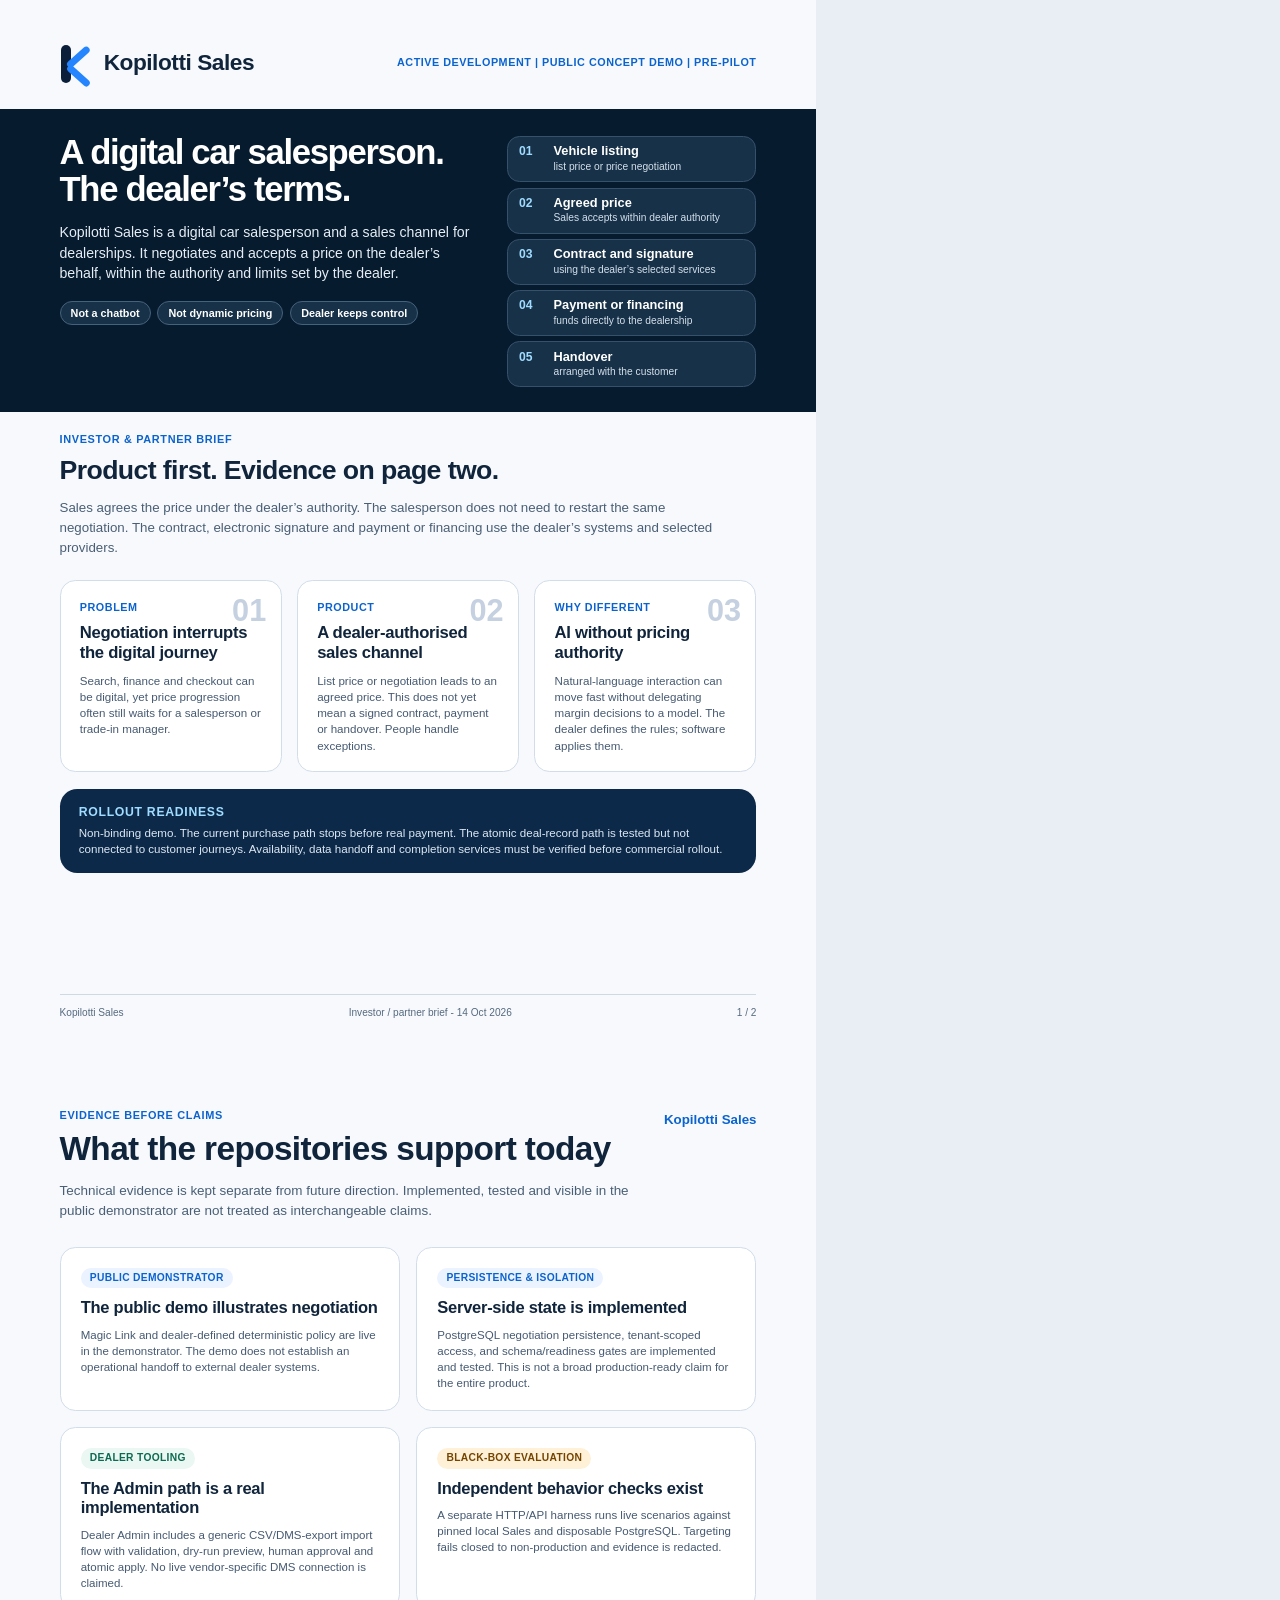
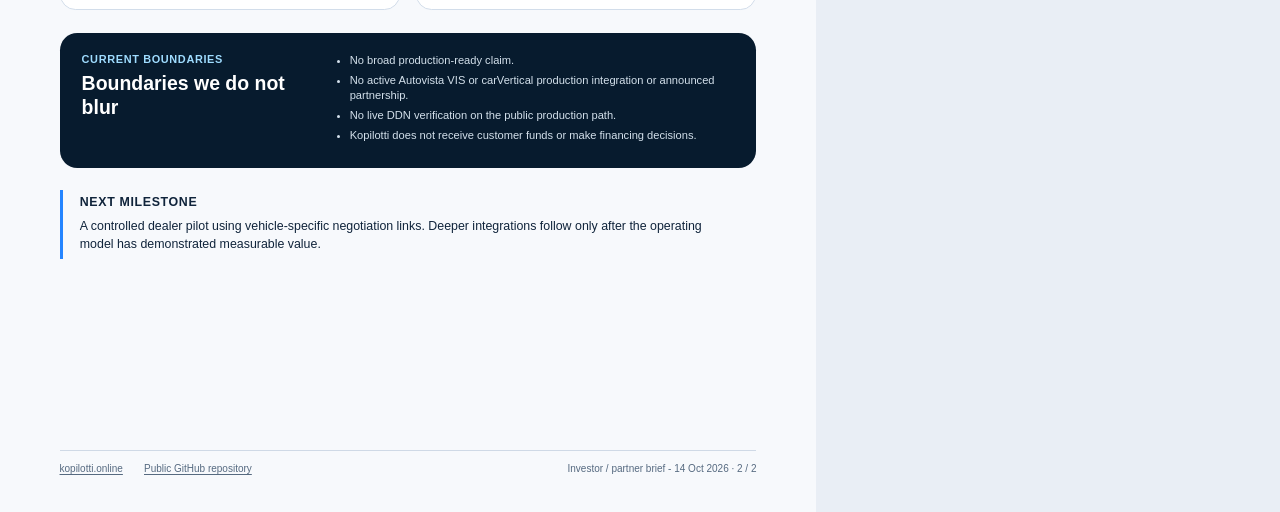
<file: docs/source/kopilotti-sales-investor-brief-en.html>
<!doctype html><html lang="en-US"><head><meta charset="utf-8"><title>Kopilotti Sales - Investor & Partner Brief</title><style>
@page { size: Letter; margin: 0; }
* { box-sizing: border-box; }
html, body { margin:0; padding:0; }
body { font-family: "Noto Sans", Arial, sans-serif; color:#10243B; background:#E9EEF5; -webkit-print-color-adjust:exact; print-color-adjust:exact; }
.sheet { width:8.5in; height:11in; background:#F7F9FC; overflow:hidden; position:relative; break-after:page; page-break-after:always; }
.sheet:last-child { break-after:auto; page-break-after:auto; }
.shell { padding:0.46in 0.62in 0.40in; height:100%; display:flex; flex-direction:column; }
.topline { display:flex; justify-content:space-between; align-items:center; gap:0.2in; min-height:0.38in; }
.brand { display:flex; align-items:center; gap:0.12in; }
.mark { position:relative; width:0.34in; height:0.38in; flex:none; }
.mark .stem { position:absolute; left:0.02in; top:0.01in; width:0.10in; height:0.39in; border-radius:0.06in; background:#0B1F3A; }
.mark .up,.mark .down { position:absolute; left:0.085in; width:0.29in; height:0.075in; border-radius:999px; background:#2585FF; transform-origin:left center; }
.mark .up { top:0.20in; transform:rotate(-42deg); }
.mark .down { top:0.20in; transform:rotate(42deg); }
.brandname { font-family:"Noto Sans Display", "Noto Sans", sans-serif; font-weight:800; font-size:17pt; letter-spacing:-0.35pt; }
.status { font-size:8.1pt; line-height:1.2; font-weight:750; letter-spacing:0.4pt; color:#0B63CE; text-transform:uppercase; }
.hero { margin:0.30in -0.62in 0; padding:0.38in 0.62in 0.40in; background:#071B2E; color:white; display:grid; grid-template-columns:1.38fr 0.82fr; column-gap:0.30in; align-items:start; }
h1 { font-family:"Noto Sans Display", "Noto Sans", sans-serif; font-size:30.5pt; line-height:1.06; letter-spacing:-1.0pt; margin:0; font-weight:800; }
.hero-copy { font-size:10.6pt; line-height:1.45; color:#E5EDF5; max-width:4.55in; margin:0.15in 0 0; }
.chips { display:flex; flex-wrap:wrap; gap:0.07in; margin-top:0.18in; }
.chip { font-size:8.1pt; font-weight:700; border:1px solid #45627B; border-radius:999px; padding:0.052in 0.105in; background:#173148; color:#FFFFFF; }
.flow { margin:0.02in 0 0; padding:0; list-style:none; display:grid; gap:0.055in; }
.flow li { display:grid; grid-template-columns:0.27in 1fr; gap:0.09in; padding:0.075in 0.11in; border:1px solid #36516B; border-radius:0.13in; background:#173148; }
.flow .n { color:#9FDCFF; font-size:9.1pt; font-weight:800; line-height:1.2; }
.flow-title { display:block; font-size:9.6pt; line-height:1.12; font-weight:800; color:#FFFFFF; margin-bottom:0.025in; }
.flow .desc { display:block; font-size:7.7pt; line-height:1.26; color:#D4E0EB; }
.main { padding:0.30in 0.62in 0; }
.kicker { font-size:8.2pt; font-weight:800; letter-spacing:0.48pt; text-transform:uppercase; color:#0B63CE; margin:0 0 0.10in; }
h2 { font-family:"Noto Sans Display", "Noto Sans", sans-serif; font-size:20pt; line-height:1.15; letter-spacing:-0.45pt; margin:0; }
.lead { font-size:10pt; line-height:1.48; color:#4A5F76; margin:0.13in 0 0; max-width:6.8in; }
.thesis { display:grid; grid-template-columns:repeat(3,1fr); gap:0.16in; margin-top:0.24in; }
.thesis article { position:relative; min-height:1.56in; background:#FFFFFF; border:1px solid #D2DDEA; border-radius:0.16in; padding:0.19in 0.20in 0.18in; }
.thesis .label { font-size:8.1pt; font-weight:800; letter-spacing:0.42pt; text-transform:uppercase; color:#0B63CE; margin:0 0 0.09in; }
.thesis h3 { font-family:"Noto Sans Display", "Noto Sans", sans-serif; font-size:12.5pt; line-height:1.18; letter-spacing:-0.22pt; margin:0 0 0.105in; max-width:2.0in; }
.thesis p { font-size:8.7pt; line-height:1.40; color:#465A72; margin:0; }
.decor-num { position:absolute; right:0.15in; top:0.14in; font-size:23pt; line-height:1; font-weight:800; color:#C5D1E0; }
.founder { margin-top:0.26in; background:#0C2949; color:#FFFFFF; border-radius:0.18in; padding:0.22in 0.24in; display:grid; grid-template-columns:1.15fr 0.72fr 0.82fr; gap:0.18in; align-items:center; }
.founder h3 { font-size:9.2pt; line-height:1.2; margin:0 0 0.06in; color:#9FDCFF; letter-spacing:0.52pt; text-transform:uppercase; }
.founder p { margin:0; font-size:8.7pt; line-height:1.40; color:#DDE8F3; }
.stat { border-left:1px solid #3B5876; padding-left:0.18in; }
.stat .stat-number { display:block; font-family:"Noto Sans Display", "Noto Sans", sans-serif; font-size:23pt; line-height:1; letter-spacing:-0.55pt; margin-bottom:0.045in; }
.stat span { display:block; font-size:8.1pt; line-height:1.32; color:#D8E6F2; }
.next-strip { margin-top:0.20in; border:1px solid #C8D7E7; border-radius:0.15in; padding:0.15in 0.18in; display:grid; grid-template-columns:1.15in 1fr; gap:0.16in; align-items:start; background:#FFFFFF; }
.next-strip .next-label { font-size:7.8pt; font-weight:800; color:#0B63CE; text-transform:uppercase; letter-spacing:0.40pt; }
.next-strip p { margin:0; font-size:8.6pt; line-height:1.40; color:#465A72; }
.footer { margin-top:auto; border-top:1px solid #CFD9E6; padding-top:0.12in; display:flex; justify-content:space-between; align-items:flex-end; gap:0.15in; }
.footer a,.footer span { font-size:7.6pt; color:#566A80; text-decoration:none; }
.footer a { text-decoration:underline; text-underline-offset:2px; }
.footer .right { text-align:right; }

/* Brief page 2 */
.page2 .shell { padding-top:0.55in; }
.page2-head { display:flex; justify-content:space-between; gap:0.30in; align-items:flex-start; margin-bottom:0.27in; }
.page2-head .mini-brand { font-size:10pt; font-weight:800; color:#0B63CE; white-space:nowrap; padding-top:0.03in; }
.page2 h2.page-title { font-size:25pt; max-width:5.8in; }
.sublead { font-size:10.1pt; line-height:1.47; color:#4A5F76; margin:0.13in 0 0; max-width:6.7in; }
.proofs { display:grid; grid-template-columns:1fr 1fr; gap:0.17in; }
.proof { background:#FFFFFF; border:1px solid #D2DDEA; border-radius:0.16in; padding:0.20in 0.21in 0.19in; min-height:1.50in; }
.badge { display:inline-block; font-size:7.7pt; line-height:1; font-weight:800; text-transform:uppercase; letter-spacing:0.24pt; padding:0.055in 0.095in; border-radius:999px; margin-bottom:0.105in; }
.badge.blue { background:#EAF3FF; color:#0B63CE; }
.badge.green { background:#EAF7F2; color:#0B6A50; }
.badge.amber { background:#FFF1D7; color:#754500; }
.proof h3 { font-family:"Noto Sans Display", "Noto Sans", sans-serif; font-size:12.4pt; line-height:1.19; letter-spacing:-0.20pt; margin:0 0 0.09in; }
.proof p { font-size:8.65pt; line-height:1.40; color:#465A72; margin:0; }
.boundary { margin-top:0.24in; background:#071B2E; color:#FFFFFF; border-radius:0.18in; padding:0.20in 0.23in 0.21in; display:grid; grid-template-columns:1.0fr 1.75fr; gap:0.22in; align-items:start; }
.boundary .kicker { color:#9FDCFF; margin-bottom:0.08in; }
.boundary h3 { font-family:"Noto Sans Display", "Noto Sans", sans-serif; font-size:14.6pt; line-height:1.2; margin:0; }
.boundary ul { margin:0; padding-left:0.18in; }
.boundary li { font-size:8.35pt; line-height:1.34; color:#D3E0EB; margin:0 0 0.055in; }
.milestone { margin-top:0.22in; border-left:3px solid #2585FF; padding:0.05in 0 0.05in 0.18in; }
.milestone .kicker { margin-bottom:0.065in; }
.milestone p { font-size:9.3pt; line-height:1.44; color:#10243B; margin:0; max-width:6.8in; }
.page2-footer { margin-top:auto; border-top:1px solid #CFD9E6; padding-top:0.12in; display:flex; justify-content:space-between; align-items:flex-end; gap:0.16in; }
.page2-footer .links { display:flex; gap:0.22in; }
.page2-footer a,.page2-footer span { font-size:7.5pt; color:#566A80; }
.page2-footer a { text-decoration:underline; text-underline-offset:2px; }

/* Product-message revision: keep every block within the printed page. */
h1 { font-size:26pt; }
.hero { padding-top:0.26in; padding-bottom:0.26in; }
.main { padding:0.22in 0 0; }
.founder { grid-template-columns:1fr; margin-top:0.18in; padding:0.16in 0.20in; }
.shell > * { min-width:0; }
.page2-head > div, .milestone { min-width:0; max-width:100%; }
.footer, .page2-footer { flex-shrink:0; }
</style></head><body><div class="sheet"><div class="shell"><div class="topline"><div class="brand"><span class="mark" aria-hidden="true"><span class="stem"></span><span class="up"></span><span class="down"></span></span><span class="brandname">Kopilotti Sales</span></div><span class="status">Active development | public concept demo | pre-pilot</span></div><div class="hero"><div><h1>A digital car salesperson.<br>The dealer’s terms.</h1><p class="hero-copy">Kopilotti Sales is a digital car salesperson and a sales channel for dealerships. It negotiates and accepts a price on the dealer’s behalf, within the authority and limits set by the dealer.</p><div class="chips"><span class="chip">Not a chatbot</span><span class="chip">Not dynamic pricing</span><span class="chip">Dealer keeps control</span></div></div><div><ol class="flow" aria-label="Kopilotti Sales decision flow"><li><span class="n" aria-hidden="true">01</span><div><span class="flow-title">Vehicle listing</span><span class="desc">list price or price negotiation</span></div></li><li><span class="n" aria-hidden="true">02</span><div><span class="flow-title">Agreed price</span><span class="desc">Sales accepts within dealer authority</span></div></li><li><span class="n" aria-hidden="true">03</span><div><span class="flow-title">Contract and signature</span><span class="desc">using the dealer’s selected services</span></div></li><li><span class="n" aria-hidden="true">04</span><div><span class="flow-title">Payment or financing</span><span class="desc">funds directly to the dealership</span></div></li><li><span class="n" aria-hidden="true">05</span><div><span class="flow-title">Handover</span><span class="desc">arranged with the customer</span></div></li></ol></div></div><main class="main"><p class="kicker">INVESTOR & PARTNER BRIEF</p><h2>Product first. Evidence on page two.</h2><p class="lead">Sales agrees the price under the dealer’s authority. The salesperson does not need to restart the same negotiation. The contract, electronic signature and payment or financing use the dealer’s systems and selected providers.</p><section class="thesis" aria-label="Product thesis"><article><span class="decor-num" aria-hidden="true">01</span><p class="label">PROBLEM</p><h3>Negotiation interrupts the digital journey</h3><p>Search, finance and checkout can be digital, yet price progression often still waits for a salesperson or trade-in manager.</p></article><article><span class="decor-num" aria-hidden="true">02</span><p class="label">PRODUCT</p><h3>A dealer-authorised sales channel</h3><p>List price or negotiation leads to an agreed price. This does not yet mean a signed contract, payment or handover. People handle exceptions.</p></article><article><span class="decor-num" aria-hidden="true">03</span><p class="label">WHY DIFFERENT</p><h3>AI without pricing authority</h3><p>Natural-language interaction can move fast without delegating margin decisions to a model. The dealer defines the rules; software applies them.</p></article></section><section class="founder"><div><h3>Rollout readiness</h3><p>Non-binding demo. The current purchase path stops before real payment. The atomic deal-record path is tested but not connected to customer journeys. Availability, data handoff and completion services must be verified before commercial rollout.</p></div></section></main><footer class="footer"><span>Kopilotti Sales</span><span>Investor / partner brief - 14 Oct 2026</span><span class="right">1 / 2</span></footer></div></div><div class="sheet page2"><div class="shell"><header class="page2-head"><div><p class="kicker">EVIDENCE BEFORE CLAIMS</p><h2 class="page-title">What the repositories support today</h2><p class="sublead">Technical evidence is kept separate from future direction. Implemented, tested and visible in the public demonstrator are not treated as interchangeable claims.</p></div><span class="mini-brand">Kopilotti Sales</span></header><main><section class="proofs"><article class="proof"><span class="badge blue">PUBLIC DEMONSTRATOR</span><h3>The public demo illustrates negotiation</h3><p>Magic Link and dealer-defined deterministic policy are live in the demonstrator. The demo does not establish an operational handoff to external dealer systems.</p></article><article class="proof"><span class="badge blue">PERSISTENCE & ISOLATION</span><h3>Server-side state is implemented</h3><p>PostgreSQL negotiation persistence, tenant-scoped access, and schema/readiness gates are implemented and tested. This is not a broad production-ready claim for the entire product.</p></article><article class="proof"><span class="badge green">DEALER TOOLING</span><h3>The Admin path is a real implementation</h3><p>Dealer Admin includes a generic CSV/DMS-export import flow with validation, dry-run preview, human approval and atomic apply. No live vendor-specific DMS connection is claimed.</p></article><article class="proof"><span class="badge amber">BLACK-BOX EVALUATION</span><h3>Independent behavior checks exist</h3><p>A separate HTTP/API harness runs live scenarios against pinned local Sales and disposable PostgreSQL. Targeting fails closed to non-production and evidence is redacted.</p></article></section><section class="boundary"><div><p class="kicker">CURRENT BOUNDARIES</p><h3>Boundaries we do not blur</h3></div><ul><li>No broad production-ready claim.</li><li>No active Autovista VIS or carVertical production integration or announced partnership.</li><li>No live DDN verification on the public production path.</li><li>Kopilotti does not receive customer funds or make financing decisions.</li></ul></section><section class="milestone"><p class="kicker">NEXT MILESTONE</p><p>A controlled dealer pilot using vehicle-specific negotiation links. Deeper integrations follow only after the operating model has demonstrated measurable value.</p></section></main><footer class="page2-footer"><div class="links"><a href="https://kopilotti.online/">kopilotti.online</a><a href="https://github.com/mikko-lab/kopilotti-sales-demo">Public GitHub repository</a></div><span>Investor / partner brief - 14 Oct 2026 · 2 / 2</span></footer></div></div></body></html>
</file>
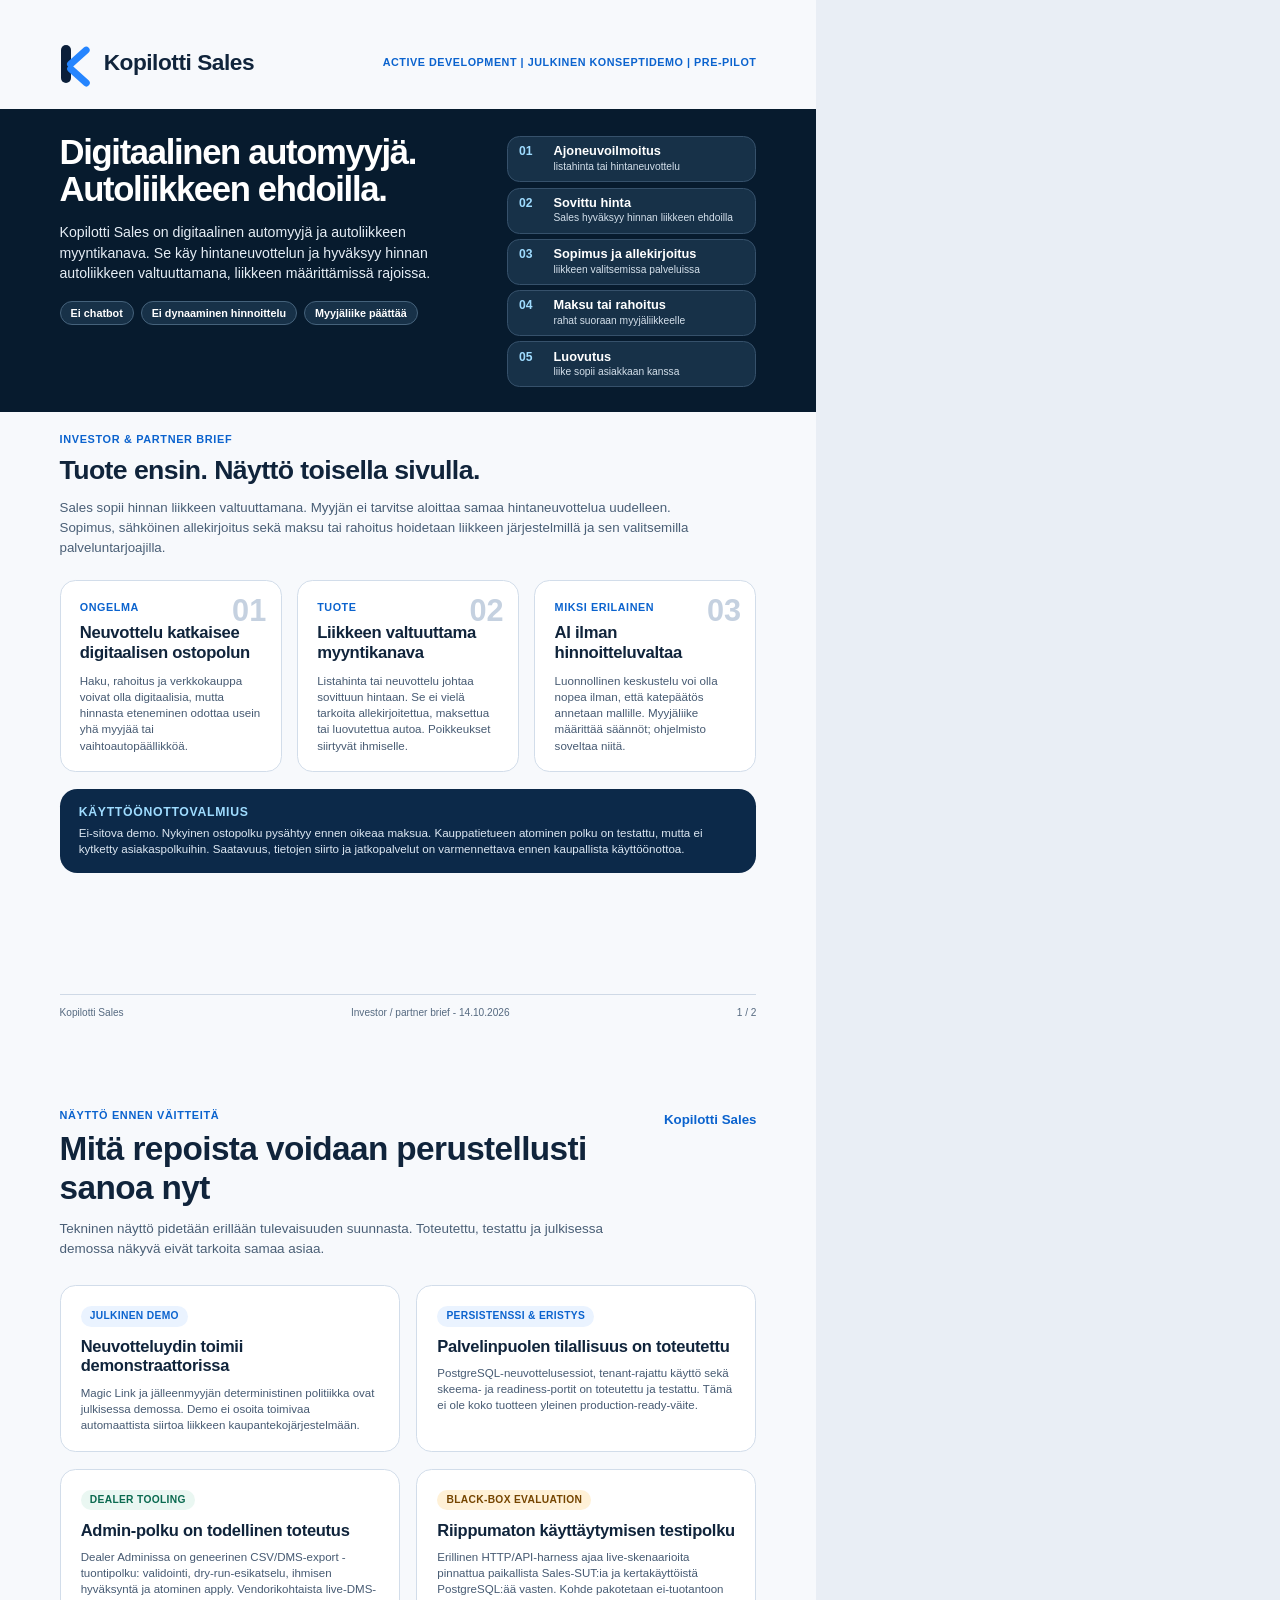
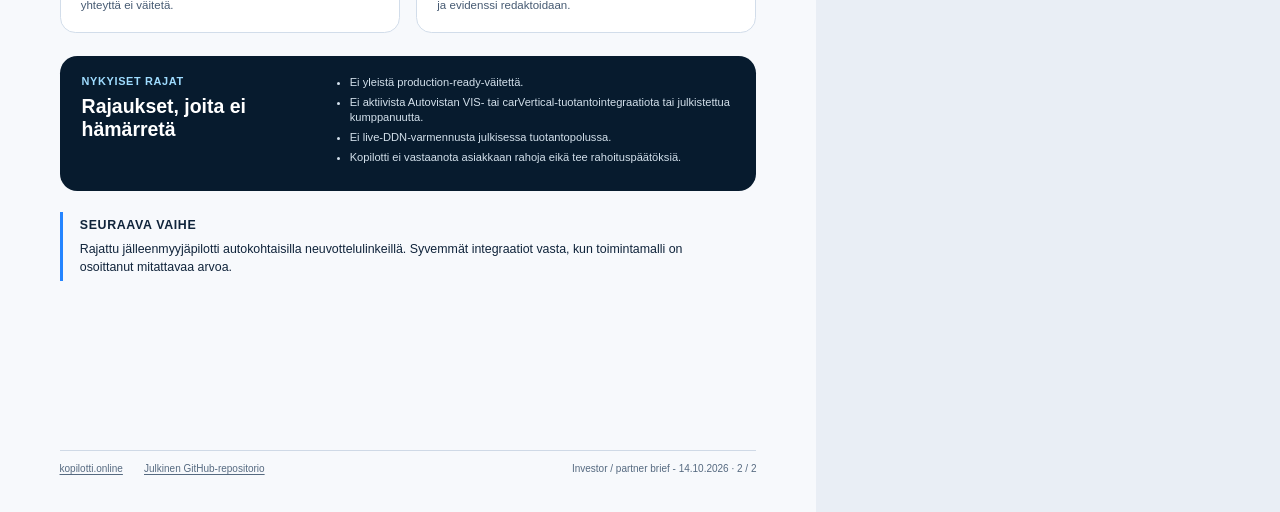
<file: docs/source/kopilotti-sales-investor-brief-fi.html>
<!doctype html><html lang="fi-FI"><head><meta charset="utf-8"><title>Kopilotti Sales - sijoittaja- ja kumppanibrief</title><style>
@page { size: Letter; margin: 0; }
* { box-sizing: border-box; }
html, body { margin:0; padding:0; }
body { font-family: "Noto Sans", Arial, sans-serif; color:#10243B; background:#E9EEF5; -webkit-print-color-adjust:exact; print-color-adjust:exact; }
.sheet { width:8.5in; height:11in; background:#F7F9FC; overflow:hidden; position:relative; break-after:page; page-break-after:always; }
.sheet:last-child { break-after:auto; page-break-after:auto; }
.shell { padding:0.46in 0.62in 0.40in; height:100%; display:flex; flex-direction:column; }
.topline { display:flex; justify-content:space-between; align-items:center; gap:0.2in; min-height:0.38in; }
.brand { display:flex; align-items:center; gap:0.12in; }
.mark { position:relative; width:0.34in; height:0.38in; flex:none; }
.mark .stem { position:absolute; left:0.02in; top:0.01in; width:0.10in; height:0.39in; border-radius:0.06in; background:#0B1F3A; }
.mark .up,.mark .down { position:absolute; left:0.085in; width:0.29in; height:0.075in; border-radius:999px; background:#2585FF; transform-origin:left center; }
.mark .up { top:0.20in; transform:rotate(-42deg); }
.mark .down { top:0.20in; transform:rotate(42deg); }
.brandname { font-family:"Noto Sans Display", "Noto Sans", sans-serif; font-weight:800; font-size:17pt; letter-spacing:-0.35pt; }
.status { font-size:8.1pt; line-height:1.2; font-weight:750; letter-spacing:0.4pt; color:#0B63CE; text-transform:uppercase; }
.hero { margin:0.30in -0.62in 0; padding:0.38in 0.62in 0.40in; background:#071B2E; color:white; display:grid; grid-template-columns:1.38fr 0.82fr; column-gap:0.30in; align-items:start; }
h1 { font-family:"Noto Sans Display", "Noto Sans", sans-serif; font-size:30.5pt; line-height:1.06; letter-spacing:-1.0pt; margin:0; font-weight:800; }
.hero-copy { font-size:10.6pt; line-height:1.45; color:#E5EDF5; max-width:4.55in; margin:0.15in 0 0; }
.chips { display:flex; flex-wrap:wrap; gap:0.07in; margin-top:0.18in; }
.chip { font-size:8.1pt; font-weight:700; border:1px solid #45627B; border-radius:999px; padding:0.052in 0.105in; background:#173148; color:#FFFFFF; }
.flow { margin:0.02in 0 0; padding:0; list-style:none; display:grid; gap:0.055in; }
.flow li { display:grid; grid-template-columns:0.27in 1fr; gap:0.09in; padding:0.075in 0.11in; border:1px solid #36516B; border-radius:0.13in; background:#173148; }
.flow .n { color:#9FDCFF; font-size:9.1pt; font-weight:800; line-height:1.2; }
.flow-title { display:block; font-size:9.6pt; line-height:1.12; font-weight:800; color:#FFFFFF; margin-bottom:0.025in; }
.flow .desc { display:block; font-size:7.7pt; line-height:1.26; color:#D4E0EB; }
.main { padding:0.30in 0.62in 0; }
.kicker { font-size:8.2pt; font-weight:800; letter-spacing:0.48pt; text-transform:uppercase; color:#0B63CE; margin:0 0 0.10in; }
h2 { font-family:"Noto Sans Display", "Noto Sans", sans-serif; font-size:20pt; line-height:1.15; letter-spacing:-0.45pt; margin:0; }
.lead { font-size:10pt; line-height:1.48; color:#4A5F76; margin:0.13in 0 0; max-width:6.8in; }
.thesis { display:grid; grid-template-columns:repeat(3,1fr); gap:0.16in; margin-top:0.24in; }
.thesis article { position:relative; min-height:1.56in; background:#FFFFFF; border:1px solid #D2DDEA; border-radius:0.16in; padding:0.19in 0.20in 0.18in; }
.thesis .label { font-size:8.1pt; font-weight:800; letter-spacing:0.42pt; text-transform:uppercase; color:#0B63CE; margin:0 0 0.09in; }
.thesis h3 { font-family:"Noto Sans Display", "Noto Sans", sans-serif; font-size:12.5pt; line-height:1.18; letter-spacing:-0.22pt; margin:0 0 0.105in; max-width:2.0in; }
.thesis p { font-size:8.7pt; line-height:1.40; color:#465A72; margin:0; }
.decor-num { position:absolute; right:0.15in; top:0.14in; font-size:23pt; line-height:1; font-weight:800; color:#C5D1E0; }
.founder { margin-top:0.26in; background:#0C2949; color:#FFFFFF; border-radius:0.18in; padding:0.22in 0.24in; display:grid; grid-template-columns:1.15fr 0.72fr 0.82fr; gap:0.18in; align-items:center; }
.founder h3 { font-size:9.2pt; line-height:1.2; margin:0 0 0.06in; color:#9FDCFF; letter-spacing:0.52pt; text-transform:uppercase; }
.founder p { margin:0; font-size:8.7pt; line-height:1.40; color:#DDE8F3; }
.stat { border-left:1px solid #3B5876; padding-left:0.18in; }
.stat .stat-number { display:block; font-family:"Noto Sans Display", "Noto Sans", sans-serif; font-size:23pt; line-height:1; letter-spacing:-0.55pt; margin-bottom:0.045in; }
.stat span { display:block; font-size:8.1pt; line-height:1.32; color:#D8E6F2; }
.next-strip { margin-top:0.20in; border:1px solid #C8D7E7; border-radius:0.15in; padding:0.15in 0.18in; display:grid; grid-template-columns:1.15in 1fr; gap:0.16in; align-items:start; background:#FFFFFF; }
.next-strip .next-label { font-size:7.8pt; font-weight:800; color:#0B63CE; text-transform:uppercase; letter-spacing:0.40pt; }
.next-strip p { margin:0; font-size:8.6pt; line-height:1.40; color:#465A72; }
.footer { margin-top:auto; border-top:1px solid #CFD9E6; padding-top:0.12in; display:flex; justify-content:space-between; align-items:flex-end; gap:0.15in; }
.footer a,.footer span { font-size:7.6pt; color:#566A80; text-decoration:none; }
.footer a { text-decoration:underline; text-underline-offset:2px; }
.footer .right { text-align:right; }

/* Brief page 2 */
.page2 .shell { padding-top:0.55in; }
.page2-head { display:flex; justify-content:space-between; gap:0.30in; align-items:flex-start; margin-bottom:0.27in; }
.page2-head .mini-brand { font-size:10pt; font-weight:800; color:#0B63CE; white-space:nowrap; padding-top:0.03in; }
.page2 h2.page-title { font-size:25pt; max-width:5.8in; }
.sublead { font-size:10.1pt; line-height:1.47; color:#4A5F76; margin:0.13in 0 0; max-width:6.7in; }
.proofs { display:grid; grid-template-columns:1fr 1fr; gap:0.17in; }
.proof { background:#FFFFFF; border:1px solid #D2DDEA; border-radius:0.16in; padding:0.20in 0.21in 0.19in; min-height:1.50in; }
.badge { display:inline-block; font-size:7.7pt; line-height:1; font-weight:800; text-transform:uppercase; letter-spacing:0.24pt; padding:0.055in 0.095in; border-radius:999px; margin-bottom:0.105in; }
.badge.blue { background:#EAF3FF; color:#0B63CE; }
.badge.green { background:#EAF7F2; color:#0B6A50; }
.badge.amber { background:#FFF1D7; color:#754500; }
.proof h3 { font-family:"Noto Sans Display", "Noto Sans", sans-serif; font-size:12.4pt; line-height:1.19; letter-spacing:-0.20pt; margin:0 0 0.09in; }
.proof p { font-size:8.65pt; line-height:1.40; color:#465A72; margin:0; }
.boundary { margin-top:0.24in; background:#071B2E; color:#FFFFFF; border-radius:0.18in; padding:0.20in 0.23in 0.21in; display:grid; grid-template-columns:1.0fr 1.75fr; gap:0.22in; align-items:start; }
.boundary .kicker { color:#9FDCFF; margin-bottom:0.08in; }
.boundary h3 { font-family:"Noto Sans Display", "Noto Sans", sans-serif; font-size:14.6pt; line-height:1.2; margin:0; }
.boundary ul { margin:0; padding-left:0.18in; }
.boundary li { font-size:8.35pt; line-height:1.34; color:#D3E0EB; margin:0 0 0.055in; }
.milestone { margin-top:0.22in; border-left:3px solid #2585FF; padding:0.05in 0 0.05in 0.18in; }
.milestone .kicker { margin-bottom:0.065in; }
.milestone p { font-size:9.3pt; line-height:1.44; color:#10243B; margin:0; max-width:6.8in; }
.page2-footer { margin-top:auto; border-top:1px solid #CFD9E6; padding-top:0.12in; display:flex; justify-content:space-between; align-items:flex-end; gap:0.16in; }
.page2-footer .links { display:flex; gap:0.22in; }
.page2-footer a,.page2-footer span { font-size:7.5pt; color:#566A80; }
.page2-footer a { text-decoration:underline; text-underline-offset:2px; }

/* Product-message revision: keep every block within the printed page. */
h1 { font-size:26pt; }
.hero { padding-top:0.26in; padding-bottom:0.26in; }
.main { padding:0.22in 0 0; }
.founder { grid-template-columns:1fr; margin-top:0.18in; padding:0.16in 0.20in; }
.shell > * { min-width:0; }
.page2-head > div, .milestone { min-width:0; max-width:100%; }
.footer, .page2-footer { flex-shrink:0; }
</style></head><body><div class="sheet"><div class="shell"><div class="topline"><div class="brand"><span class="mark" aria-hidden="true"><span class="stem"></span><span class="up"></span><span class="down"></span></span><span class="brandname">Kopilotti Sales</span></div><span class="status">Active development | julkinen konseptidemo | pre-pilot</span></div><div class="hero"><div><h1>Digitaalinen automyyjä.<br>Autoliikkeen ehdoilla.</h1><p class="hero-copy">Kopilotti Sales on digitaalinen automyyjä ja autoliikkeen myyntikanava. Se käy hintaneuvottelun ja hyväksyy hinnan autoliikkeen valtuuttamana, liikkeen määrittämissä rajoissa.</p><div class="chips"><span class="chip">Ei chatbot</span><span class="chip">Ei dynaaminen hinnoittelu</span><span class="chip">Myyjäliike päättää</span></div></div><div><ol class="flow" aria-label="Kopilotti Salesin päätöspolku"><li><span class="n" aria-hidden="true">01</span><div><span class="flow-title">Ajoneuvoilmoitus</span><span class="desc">listahinta tai hintaneuvottelu</span></div></li><li><span class="n" aria-hidden="true">02</span><div><span class="flow-title">Sovittu hinta</span><span class="desc">Sales hyväksyy hinnan liikkeen ehdoilla</span></div></li><li><span class="n" aria-hidden="true">03</span><div><span class="flow-title">Sopimus ja allekirjoitus</span><span class="desc">liikkeen valitsemissa palveluissa</span></div></li><li><span class="n" aria-hidden="true">04</span><div><span class="flow-title">Maksu tai rahoitus</span><span class="desc">rahat suoraan myyjäliikkeelle</span></div></li><li><span class="n" aria-hidden="true">05</span><div><span class="flow-title">Luovutus</span><span class="desc">liike sopii asiakkaan kanssa</span></div></li></ol></div></div><main class="main"><p class="kicker">INVESTOR & PARTNER BRIEF</p><h2>Tuote ensin. Näyttö toisella sivulla.</h2><p class="lead">Sales sopii hinnan liikkeen valtuuttamana. Myyjän ei tarvitse aloittaa samaa hintaneuvottelua uudelleen. Sopimus, sähköinen allekirjoitus sekä maksu tai rahoitus hoidetaan liikkeen järjestelmillä ja sen valitsemilla palveluntarjoajilla.</p><section class="thesis" aria-label="Tuotteen perusajatus"><article><span class="decor-num" aria-hidden="true">01</span><p class="label">ONGELMA</p><h3>Neuvottelu katkaisee digitaalisen ostopolun</h3><p>Haku, rahoitus ja verkkokauppa voivat olla digitaalisia, mutta hinnasta eteneminen odottaa usein yhä myyjää tai vaihtoautopäällikköä.</p></article><article><span class="decor-num" aria-hidden="true">02</span><p class="label">TUOTE</p><h3>Liikkeen valtuuttama myyntikanava</h3><p>Listahinta tai neuvottelu johtaa sovittuun hintaan. Se ei vielä tarkoita allekirjoitettua, maksettua tai luovutettua autoa. Poikkeukset siirtyvät ihmiselle.</p></article><article><span class="decor-num" aria-hidden="true">03</span><p class="label">MIKSI ERILAINEN</p><h3>AI ilman hinnoitteluvaltaa</h3><p>Luonnollinen keskustelu voi olla nopea ilman, että katepäätös annetaan mallille. Myyjäliike määrittää säännöt; ohjelmisto soveltaa niitä.</p></article></section><section class="founder"><div><h3>Käyttöönottovalmius</h3><p>Ei-sitova demo. Nykyinen ostopolku pysähtyy ennen oikeaa maksua. Kauppatietueen atominen polku on testattu, mutta ei kytketty asiakaspolkuihin. Saatavuus, tietojen siirto ja jatkopalvelut on varmennettava ennen kaupallista käyttöönottoa.</p></div></section></main><footer class="footer"><span>Kopilotti Sales</span><span>Investor / partner brief - 14.10.2026</span><span class="right">1 / 2</span></footer></div></div><div class="sheet page2"><div class="shell"><header class="page2-head"><div><p class="kicker">NÄYTTÖ ENNEN VÄITTEITÄ</p><h2 class="page-title">Mitä repoista voidaan perustellusti sanoa nyt</h2><p class="sublead">Tekninen näyttö pidetään erillään tulevaisuuden suunnasta. Toteutettu, testattu ja julkisessa demossa näkyvä eivät tarkoita samaa asiaa.</p></div><span class="mini-brand">Kopilotti Sales</span></header><main><section class="proofs"><article class="proof"><span class="badge blue">JULKINEN DEMO</span><h3>Neuvotteluydin toimii demonstraattorissa</h3><p>Magic Link ja jälleenmyyjän deterministinen politiikka ovat julkisessa demossa. Demo ei osoita toimivaa automaattista siirtoa liikkeen kaupantekojärjestelmään.</p></article><article class="proof"><span class="badge blue">PERSISTENSSI & ERISTYS</span><h3>Palvelinpuolen tilallisuus on toteutettu</h3><p>PostgreSQL-neuvottelusessiot, tenant-rajattu käyttö sekä skeema- ja readiness-portit on toteutettu ja testattu. Tämä ei ole koko tuotteen yleinen production-ready-väite.</p></article><article class="proof"><span class="badge green">DEALER TOOLING</span><h3>Admin-polku on todellinen toteutus</h3><p>Dealer Adminissa on geneerinen CSV/DMS-export -tuontipolku: validointi, dry-run-esikatselu, ihmisen hyväksyntä ja atominen apply. Vendorikohtaista live-DMS-yhteyttä ei väitetä.</p></article><article class="proof"><span class="badge amber">BLACK-BOX EVALUATION</span><h3>Riippumaton käyttäytymisen testipolku</h3><p>Erillinen HTTP/API-harness ajaa live-skenaarioita pinnattua paikallista Sales-SUT:ia ja kertakäyttöistä PostgreSQL:ää vasten. Kohde pakotetaan ei-tuotantoon ja evidenssi redaktoidaan.</p></article></section><section class="boundary"><div><p class="kicker">NYKYISET RAJAT</p><h3>Rajaukset, joita ei hämärretä</h3></div><ul><li>Ei yleistä production-ready-väitettä.</li><li>Ei aktiivista Autovistan VIS- tai carVertical-tuotantointegraatiota tai julkistettua kumppanuutta.</li><li>Ei live-DDN-varmennusta julkisessa tuotantopolussa.</li><li>Kopilotti ei vastaanota asiakkaan rahoja eikä tee rahoituspäätöksiä.</li></ul></section><section class="milestone"><p class="kicker">SEURAAVA VAIHE</p><p>Rajattu jälleenmyyjäpilotti autokohtaisilla neuvottelulinkeillä. Syvemmät integraatiot vasta, kun toimintamalli on osoittanut mitattavaa arvoa.</p></section></main><footer class="page2-footer"><div class="links"><a href="https://kopilotti.online/">kopilotti.online</a><a href="https://github.com/mikko-lab/kopilotti-sales-demo">Julkinen GitHub-repositorio</a></div><span>Investor / partner brief - 14.10.2026 · 2 / 2</span></footer></div></div></body></html>
</file>
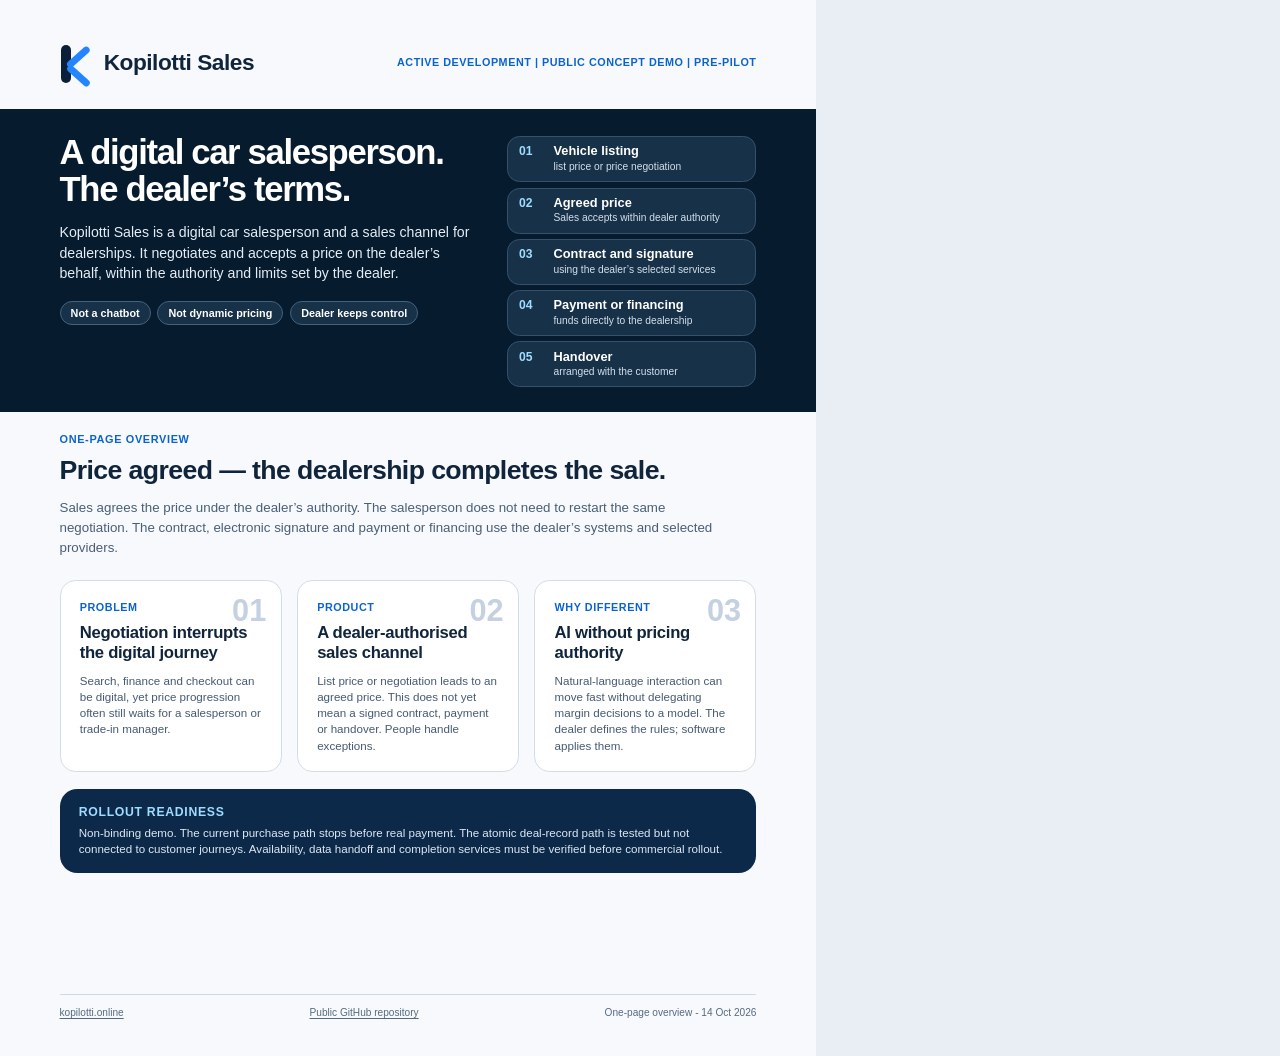
<file: docs/source/kopilotti-sales-onepage-en.html>
<!doctype html><html lang="en-US"><head><meta charset="utf-8"><title>Kopilotti Sales - Customer & Investor Overview</title><style>
@page { size: Letter; margin: 0; }
* { box-sizing: border-box; }
html, body { margin:0; padding:0; }
body { font-family: "Noto Sans", Arial, sans-serif; color:#10243B; background:#E9EEF5; -webkit-print-color-adjust:exact; print-color-adjust:exact; }
.sheet { width:8.5in; height:11in; background:#F7F9FC; overflow:hidden; position:relative; break-after:page; page-break-after:always; }
.sheet:last-child { break-after:auto; page-break-after:auto; }
.shell { padding:0.46in 0.62in 0.40in; height:100%; display:flex; flex-direction:column; }
.topline { display:flex; justify-content:space-between; align-items:center; gap:0.2in; min-height:0.38in; }
.brand { display:flex; align-items:center; gap:0.12in; }
.mark { position:relative; width:0.34in; height:0.38in; flex:none; }
.mark .stem { position:absolute; left:0.02in; top:0.01in; width:0.10in; height:0.39in; border-radius:0.06in; background:#0B1F3A; }
.mark .up,.mark .down { position:absolute; left:0.085in; width:0.29in; height:0.075in; border-radius:999px; background:#2585FF; transform-origin:left center; }
.mark .up { top:0.20in; transform:rotate(-42deg); }
.mark .down { top:0.20in; transform:rotate(42deg); }
.brandname { font-family:"Noto Sans Display", "Noto Sans", sans-serif; font-weight:800; font-size:17pt; letter-spacing:-0.35pt; }
.status { font-size:8.1pt; line-height:1.2; font-weight:750; letter-spacing:0.4pt; color:#0B63CE; text-transform:uppercase; }
.hero { margin:0.30in -0.62in 0; padding:0.38in 0.62in 0.40in; background:#071B2E; color:white; display:grid; grid-template-columns:1.38fr 0.82fr; column-gap:0.30in; align-items:start; }
h1 { font-family:"Noto Sans Display", "Noto Sans", sans-serif; font-size:30.5pt; line-height:1.06; letter-spacing:-1.0pt; margin:0; font-weight:800; }
.hero-copy { font-size:10.6pt; line-height:1.45; color:#E5EDF5; max-width:4.55in; margin:0.15in 0 0; }
.chips { display:flex; flex-wrap:wrap; gap:0.07in; margin-top:0.18in; }
.chip { font-size:8.1pt; font-weight:700; border:1px solid #45627B; border-radius:999px; padding:0.052in 0.105in; background:#173148; color:#FFFFFF; }
.flow { margin:0.02in 0 0; padding:0; list-style:none; display:grid; gap:0.055in; }
.flow li { display:grid; grid-template-columns:0.27in 1fr; gap:0.09in; padding:0.075in 0.11in; border:1px solid #36516B; border-radius:0.13in; background:#173148; }
.flow .n { color:#9FDCFF; font-size:9.1pt; font-weight:800; line-height:1.2; }
.flow-title { display:block; font-size:9.6pt; line-height:1.12; font-weight:800; color:#FFFFFF; margin-bottom:0.025in; }
.flow .desc { display:block; font-size:7.7pt; line-height:1.26; color:#D4E0EB; }
.main { padding:0.30in 0.62in 0; }
.kicker { font-size:8.2pt; font-weight:800; letter-spacing:0.48pt; text-transform:uppercase; color:#0B63CE; margin:0 0 0.10in; }
h2 { font-family:"Noto Sans Display", "Noto Sans", sans-serif; font-size:20pt; line-height:1.15; letter-spacing:-0.45pt; margin:0; }
.lead { font-size:10pt; line-height:1.48; color:#4A5F76; margin:0.13in 0 0; max-width:6.8in; }
.thesis { display:grid; grid-template-columns:repeat(3,1fr); gap:0.16in; margin-top:0.24in; }
.thesis article { position:relative; min-height:1.56in; background:#FFFFFF; border:1px solid #D2DDEA; border-radius:0.16in; padding:0.19in 0.20in 0.18in; }
.thesis .label { font-size:8.1pt; font-weight:800; letter-spacing:0.42pt; text-transform:uppercase; color:#0B63CE; margin:0 0 0.09in; }
.thesis h3 { font-family:"Noto Sans Display", "Noto Sans", sans-serif; font-size:12.5pt; line-height:1.18; letter-spacing:-0.22pt; margin:0 0 0.105in; max-width:2.0in; }
.thesis p { font-size:8.7pt; line-height:1.40; color:#465A72; margin:0; }
.decor-num { position:absolute; right:0.15in; top:0.14in; font-size:23pt; line-height:1; font-weight:800; color:#C5D1E0; }
.founder { margin-top:0.26in; background:#0C2949; color:#FFFFFF; border-radius:0.18in; padding:0.22in 0.24in; display:grid; grid-template-columns:1.15fr 0.72fr 0.82fr; gap:0.18in; align-items:center; }
.founder h3 { font-size:9.2pt; line-height:1.2; margin:0 0 0.06in; color:#9FDCFF; letter-spacing:0.52pt; text-transform:uppercase; }
.founder p { margin:0; font-size:8.7pt; line-height:1.40; color:#DDE8F3; }
.stat { border-left:1px solid #3B5876; padding-left:0.18in; }
.stat .stat-number { display:block; font-family:"Noto Sans Display", "Noto Sans", sans-serif; font-size:23pt; line-height:1; letter-spacing:-0.55pt; margin-bottom:0.045in; }
.stat span { display:block; font-size:8.1pt; line-height:1.32; color:#D8E6F2; }
.next-strip { margin-top:0.20in; border:1px solid #C8D7E7; border-radius:0.15in; padding:0.15in 0.18in; display:grid; grid-template-columns:1.15in 1fr; gap:0.16in; align-items:start; background:#FFFFFF; }
.next-strip .next-label { font-size:7.8pt; font-weight:800; color:#0B63CE; text-transform:uppercase; letter-spacing:0.40pt; }
.next-strip p { margin:0; font-size:8.6pt; line-height:1.40; color:#465A72; }
.footer { margin-top:auto; border-top:1px solid #CFD9E6; padding-top:0.12in; display:flex; justify-content:space-between; align-items:flex-end; gap:0.15in; }
.footer a,.footer span { font-size:7.6pt; color:#566A80; text-decoration:none; }
.footer a { text-decoration:underline; text-underline-offset:2px; }
.footer .right { text-align:right; }

/* Brief page 2 */
.page2 .shell { padding-top:0.55in; }
.page2-head { display:flex; justify-content:space-between; gap:0.30in; align-items:flex-start; margin-bottom:0.27in; }
.page2-head .mini-brand { font-size:10pt; font-weight:800; color:#0B63CE; white-space:nowrap; padding-top:0.03in; }
.page2 h2.page-title { font-size:25pt; max-width:5.8in; }
.sublead { font-size:10.1pt; line-height:1.47; color:#4A5F76; margin:0.13in 0 0; max-width:6.7in; }
.proofs { display:grid; grid-template-columns:1fr 1fr; gap:0.17in; }
.proof { background:#FFFFFF; border:1px solid #D2DDEA; border-radius:0.16in; padding:0.20in 0.21in 0.19in; min-height:1.50in; }
.badge { display:inline-block; font-size:7.7pt; line-height:1; font-weight:800; text-transform:uppercase; letter-spacing:0.24pt; padding:0.055in 0.095in; border-radius:999px; margin-bottom:0.105in; }
.badge.blue { background:#EAF3FF; color:#0B63CE; }
.badge.green { background:#EAF7F2; color:#0B6A50; }
.badge.amber { background:#FFF1D7; color:#754500; }
.proof h3 { font-family:"Noto Sans Display", "Noto Sans", sans-serif; font-size:12.4pt; line-height:1.19; letter-spacing:-0.20pt; margin:0 0 0.09in; }
.proof p { font-size:8.65pt; line-height:1.40; color:#465A72; margin:0; }
.boundary { margin-top:0.24in; background:#071B2E; color:#FFFFFF; border-radius:0.18in; padding:0.20in 0.23in 0.21in; display:grid; grid-template-columns:1.0fr 1.75fr; gap:0.22in; align-items:start; }
.boundary .kicker { color:#9FDCFF; margin-bottom:0.08in; }
.boundary h3 { font-family:"Noto Sans Display", "Noto Sans", sans-serif; font-size:14.6pt; line-height:1.2; margin:0; }
.boundary ul { margin:0; padding-left:0.18in; }
.boundary li { font-size:8.35pt; line-height:1.34; color:#D3E0EB; margin:0 0 0.055in; }
.milestone { margin-top:0.22in; border-left:3px solid #2585FF; padding:0.05in 0 0.05in 0.18in; }
.milestone .kicker { margin-bottom:0.065in; }
.milestone p { font-size:9.3pt; line-height:1.44; color:#10243B; margin:0; max-width:6.8in; }
.page2-footer { margin-top:auto; border-top:1px solid #CFD9E6; padding-top:0.12in; display:flex; justify-content:space-between; align-items:flex-end; gap:0.16in; }
.page2-footer .links { display:flex; gap:0.22in; }
.page2-footer a,.page2-footer span { font-size:7.5pt; color:#566A80; }
.page2-footer a { text-decoration:underline; text-underline-offset:2px; }

/* Product-message revision: keep every block within the printed page. */
h1 { font-size:26pt; }
.hero { padding-top:0.26in; padding-bottom:0.26in; }
.main { padding:0.22in 0 0; }
.founder { grid-template-columns:1fr; margin-top:0.18in; padding:0.16in 0.20in; }
.shell > * { min-width:0; }
.page2-head > div, .milestone { min-width:0; max-width:100%; }
.footer, .page2-footer { flex-shrink:0; }
</style></head><body><div class="sheet"><div class="shell"><div class="topline"><div class="brand"><span class="mark" aria-hidden="true"><span class="stem"></span><span class="up"></span><span class="down"></span></span><span class="brandname">Kopilotti Sales</span></div><span class="status">Active development | public concept demo | pre-pilot</span></div><div class="hero"><div><h1>A digital car salesperson.<br>The dealer’s terms.</h1><p class="hero-copy">Kopilotti Sales is a digital car salesperson and a sales channel for dealerships. It negotiates and accepts a price on the dealer’s behalf, within the authority and limits set by the dealer.</p><div class="chips"><span class="chip">Not a chatbot</span><span class="chip">Not dynamic pricing</span><span class="chip">Dealer keeps control</span></div></div><div><ol class="flow" aria-label="Kopilotti Sales decision flow"><li><span class="n" aria-hidden="true">01</span><div><span class="flow-title">Vehicle listing</span><span class="desc">list price or price negotiation</span></div></li><li><span class="n" aria-hidden="true">02</span><div><span class="flow-title">Agreed price</span><span class="desc">Sales accepts within dealer authority</span></div></li><li><span class="n" aria-hidden="true">03</span><div><span class="flow-title">Contract and signature</span><span class="desc">using the dealer’s selected services</span></div></li><li><span class="n" aria-hidden="true">04</span><div><span class="flow-title">Payment or financing</span><span class="desc">funds directly to the dealership</span></div></li><li><span class="n" aria-hidden="true">05</span><div><span class="flow-title">Handover</span><span class="desc">arranged with the customer</span></div></li></ol></div></div><main class="main"><p class="kicker">ONE-PAGE OVERVIEW</p><h2>Price agreed — the dealership completes the sale.</h2><p class="lead">Sales agrees the price under the dealer’s authority. The salesperson does not need to restart the same negotiation. The contract, electronic signature and payment or financing use the dealer’s systems and selected providers.</p><section class="thesis" aria-label="Product thesis"><article><span class="decor-num" aria-hidden="true">01</span><p class="label">PROBLEM</p><h3>Negotiation interrupts the digital journey</h3><p>Search, finance and checkout can be digital, yet price progression often still waits for a salesperson or trade-in manager.</p></article><article><span class="decor-num" aria-hidden="true">02</span><p class="label">PRODUCT</p><h3>A dealer-authorised sales channel</h3><p>List price or negotiation leads to an agreed price. This does not yet mean a signed contract, payment or handover. People handle exceptions.</p></article><article><span class="decor-num" aria-hidden="true">03</span><p class="label">WHY DIFFERENT</p><h3>AI without pricing authority</h3><p>Natural-language interaction can move fast without delegating margin decisions to a model. The dealer defines the rules; software applies them.</p></article></section><section class="founder"><div><h3>Rollout readiness</h3><p>Non-binding demo. The current purchase path stops before real payment. The atomic deal-record path is tested but not connected to customer journeys. Availability, data handoff and completion services must be verified before commercial rollout.</p></div></section></main><footer class="footer"><a href="https://kopilotti.online/">kopilotti.online</a><a href="https://github.com/mikko-lab/kopilotti-sales-demo">Public GitHub repository</a><span class="right">One-page overview - 14 Oct 2026</span></footer></div></div></body></html>
</file>
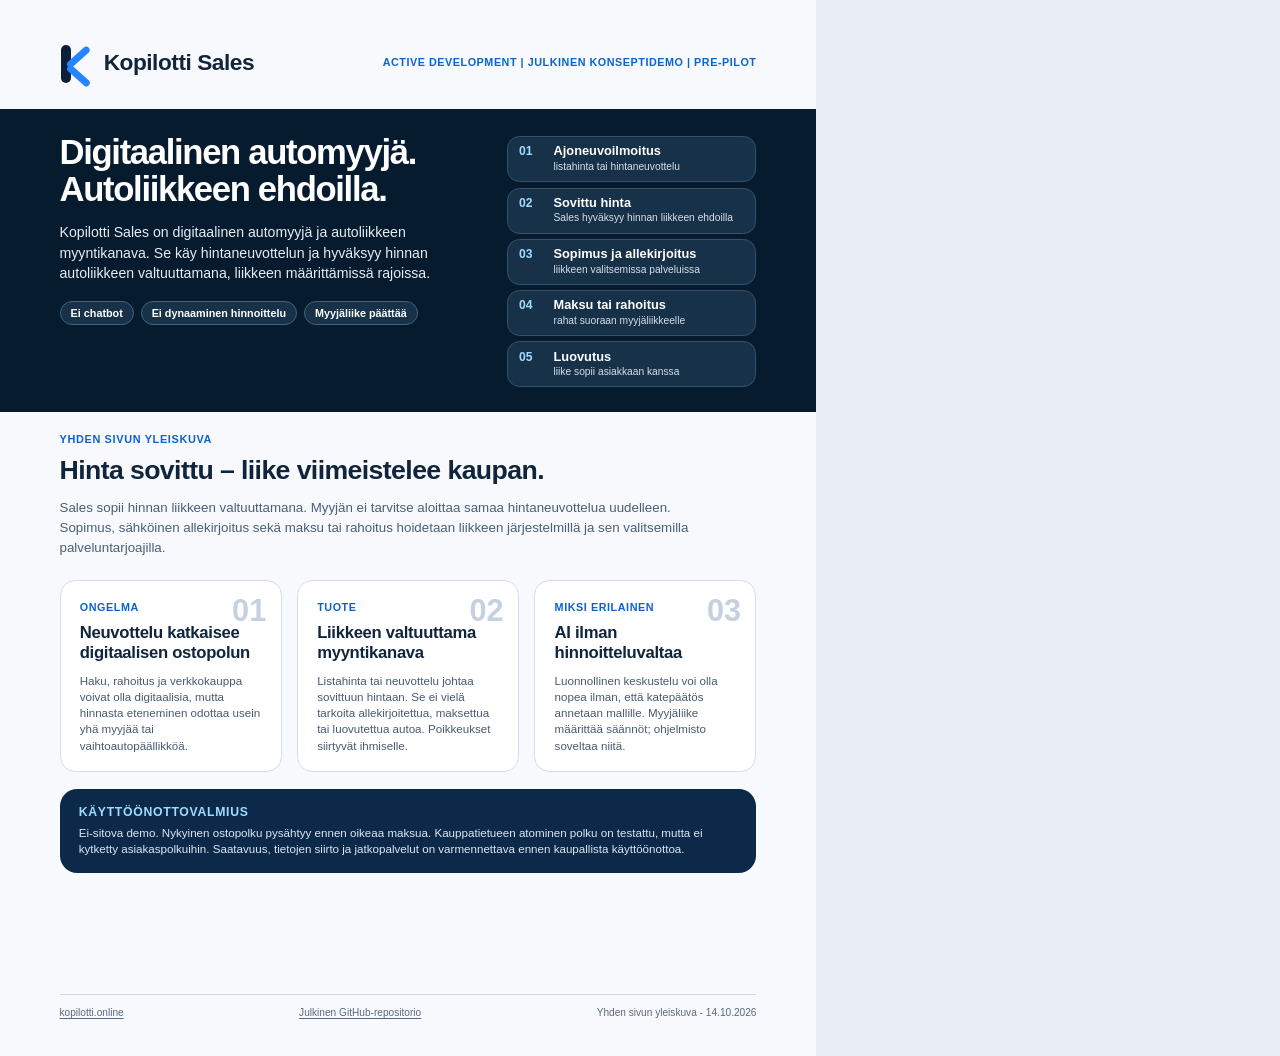
<file: docs/source/kopilotti-sales-onepage-fi.html>
<!doctype html><html lang="fi-FI"><head><meta charset="utf-8"><title>Kopilotti Sales - asiakas- ja sijoittajatiivistelmä</title><style>
@page { size: Letter; margin: 0; }
* { box-sizing: border-box; }
html, body { margin:0; padding:0; }
body { font-family: "Noto Sans", Arial, sans-serif; color:#10243B; background:#E9EEF5; -webkit-print-color-adjust:exact; print-color-adjust:exact; }
.sheet { width:8.5in; height:11in; background:#F7F9FC; overflow:hidden; position:relative; break-after:page; page-break-after:always; }
.sheet:last-child { break-after:auto; page-break-after:auto; }
.shell { padding:0.46in 0.62in 0.40in; height:100%; display:flex; flex-direction:column; }
.topline { display:flex; justify-content:space-between; align-items:center; gap:0.2in; min-height:0.38in; }
.brand { display:flex; align-items:center; gap:0.12in; }
.mark { position:relative; width:0.34in; height:0.38in; flex:none; }
.mark .stem { position:absolute; left:0.02in; top:0.01in; width:0.10in; height:0.39in; border-radius:0.06in; background:#0B1F3A; }
.mark .up,.mark .down { position:absolute; left:0.085in; width:0.29in; height:0.075in; border-radius:999px; background:#2585FF; transform-origin:left center; }
.mark .up { top:0.20in; transform:rotate(-42deg); }
.mark .down { top:0.20in; transform:rotate(42deg); }
.brandname { font-family:"Noto Sans Display", "Noto Sans", sans-serif; font-weight:800; font-size:17pt; letter-spacing:-0.35pt; }
.status { font-size:8.1pt; line-height:1.2; font-weight:750; letter-spacing:0.4pt; color:#0B63CE; text-transform:uppercase; }
.hero { margin:0.30in -0.62in 0; padding:0.38in 0.62in 0.40in; background:#071B2E; color:white; display:grid; grid-template-columns:1.38fr 0.82fr; column-gap:0.30in; align-items:start; }
h1 { font-family:"Noto Sans Display", "Noto Sans", sans-serif; font-size:30.5pt; line-height:1.06; letter-spacing:-1.0pt; margin:0; font-weight:800; }
.hero-copy { font-size:10.6pt; line-height:1.45; color:#E5EDF5; max-width:4.55in; margin:0.15in 0 0; }
.chips { display:flex; flex-wrap:wrap; gap:0.07in; margin-top:0.18in; }
.chip { font-size:8.1pt; font-weight:700; border:1px solid #45627B; border-radius:999px; padding:0.052in 0.105in; background:#173148; color:#FFFFFF; }
.flow { margin:0.02in 0 0; padding:0; list-style:none; display:grid; gap:0.055in; }
.flow li { display:grid; grid-template-columns:0.27in 1fr; gap:0.09in; padding:0.075in 0.11in; border:1px solid #36516B; border-radius:0.13in; background:#173148; }
.flow .n { color:#9FDCFF; font-size:9.1pt; font-weight:800; line-height:1.2; }
.flow-title { display:block; font-size:9.6pt; line-height:1.12; font-weight:800; color:#FFFFFF; margin-bottom:0.025in; }
.flow .desc { display:block; font-size:7.7pt; line-height:1.26; color:#D4E0EB; }
.main { padding:0.30in 0.62in 0; }
.kicker { font-size:8.2pt; font-weight:800; letter-spacing:0.48pt; text-transform:uppercase; color:#0B63CE; margin:0 0 0.10in; }
h2 { font-family:"Noto Sans Display", "Noto Sans", sans-serif; font-size:20pt; line-height:1.15; letter-spacing:-0.45pt; margin:0; }
.lead { font-size:10pt; line-height:1.48; color:#4A5F76; margin:0.13in 0 0; max-width:6.8in; }
.thesis { display:grid; grid-template-columns:repeat(3,1fr); gap:0.16in; margin-top:0.24in; }
.thesis article { position:relative; min-height:1.56in; background:#FFFFFF; border:1px solid #D2DDEA; border-radius:0.16in; padding:0.19in 0.20in 0.18in; }
.thesis .label { font-size:8.1pt; font-weight:800; letter-spacing:0.42pt; text-transform:uppercase; color:#0B63CE; margin:0 0 0.09in; }
.thesis h3 { font-family:"Noto Sans Display", "Noto Sans", sans-serif; font-size:12.5pt; line-height:1.18; letter-spacing:-0.22pt; margin:0 0 0.105in; max-width:2.0in; }
.thesis p { font-size:8.7pt; line-height:1.40; color:#465A72; margin:0; }
.decor-num { position:absolute; right:0.15in; top:0.14in; font-size:23pt; line-height:1; font-weight:800; color:#C5D1E0; }
.founder { margin-top:0.26in; background:#0C2949; color:#FFFFFF; border-radius:0.18in; padding:0.22in 0.24in; display:grid; grid-template-columns:1.15fr 0.72fr 0.82fr; gap:0.18in; align-items:center; }
.founder h3 { font-size:9.2pt; line-height:1.2; margin:0 0 0.06in; color:#9FDCFF; letter-spacing:0.52pt; text-transform:uppercase; }
.founder p { margin:0; font-size:8.7pt; line-height:1.40; color:#DDE8F3; }
.stat { border-left:1px solid #3B5876; padding-left:0.18in; }
.stat .stat-number { display:block; font-family:"Noto Sans Display", "Noto Sans", sans-serif; font-size:23pt; line-height:1; letter-spacing:-0.55pt; margin-bottom:0.045in; }
.stat span { display:block; font-size:8.1pt; line-height:1.32; color:#D8E6F2; }
.next-strip { margin-top:0.20in; border:1px solid #C8D7E7; border-radius:0.15in; padding:0.15in 0.18in; display:grid; grid-template-columns:1.15in 1fr; gap:0.16in; align-items:start; background:#FFFFFF; }
.next-strip .next-label { font-size:7.8pt; font-weight:800; color:#0B63CE; text-transform:uppercase; letter-spacing:0.40pt; }
.next-strip p { margin:0; font-size:8.6pt; line-height:1.40; color:#465A72; }
.footer { margin-top:auto; border-top:1px solid #CFD9E6; padding-top:0.12in; display:flex; justify-content:space-between; align-items:flex-end; gap:0.15in; }
.footer a,.footer span { font-size:7.6pt; color:#566A80; text-decoration:none; }
.footer a { text-decoration:underline; text-underline-offset:2px; }
.footer .right { text-align:right; }

/* Brief page 2 */
.page2 .shell { padding-top:0.55in; }
.page2-head { display:flex; justify-content:space-between; gap:0.30in; align-items:flex-start; margin-bottom:0.27in; }
.page2-head .mini-brand { font-size:10pt; font-weight:800; color:#0B63CE; white-space:nowrap; padding-top:0.03in; }
.page2 h2.page-title { font-size:25pt; max-width:5.8in; }
.sublead { font-size:10.1pt; line-height:1.47; color:#4A5F76; margin:0.13in 0 0; max-width:6.7in; }
.proofs { display:grid; grid-template-columns:1fr 1fr; gap:0.17in; }
.proof { background:#FFFFFF; border:1px solid #D2DDEA; border-radius:0.16in; padding:0.20in 0.21in 0.19in; min-height:1.50in; }
.badge { display:inline-block; font-size:7.7pt; line-height:1; font-weight:800; text-transform:uppercase; letter-spacing:0.24pt; padding:0.055in 0.095in; border-radius:999px; margin-bottom:0.105in; }
.badge.blue { background:#EAF3FF; color:#0B63CE; }
.badge.green { background:#EAF7F2; color:#0B6A50; }
.badge.amber { background:#FFF1D7; color:#754500; }
.proof h3 { font-family:"Noto Sans Display", "Noto Sans", sans-serif; font-size:12.4pt; line-height:1.19; letter-spacing:-0.20pt; margin:0 0 0.09in; }
.proof p { font-size:8.65pt; line-height:1.40; color:#465A72; margin:0; }
.boundary { margin-top:0.24in; background:#071B2E; color:#FFFFFF; border-radius:0.18in; padding:0.20in 0.23in 0.21in; display:grid; grid-template-columns:1.0fr 1.75fr; gap:0.22in; align-items:start; }
.boundary .kicker { color:#9FDCFF; margin-bottom:0.08in; }
.boundary h3 { font-family:"Noto Sans Display", "Noto Sans", sans-serif; font-size:14.6pt; line-height:1.2; margin:0; }
.boundary ul { margin:0; padding-left:0.18in; }
.boundary li { font-size:8.35pt; line-height:1.34; color:#D3E0EB; margin:0 0 0.055in; }
.milestone { margin-top:0.22in; border-left:3px solid #2585FF; padding:0.05in 0 0.05in 0.18in; }
.milestone .kicker { margin-bottom:0.065in; }
.milestone p { font-size:9.3pt; line-height:1.44; color:#10243B; margin:0; max-width:6.8in; }
.page2-footer { margin-top:auto; border-top:1px solid #CFD9E6; padding-top:0.12in; display:flex; justify-content:space-between; align-items:flex-end; gap:0.16in; }
.page2-footer .links { display:flex; gap:0.22in; }
.page2-footer a,.page2-footer span { font-size:7.5pt; color:#566A80; }
.page2-footer a { text-decoration:underline; text-underline-offset:2px; }

/* Product-message revision: keep every block within the printed page. */
h1 { font-size:26pt; }
.hero { padding-top:0.26in; padding-bottom:0.26in; }
.main { padding:0.22in 0 0; }
.founder { grid-template-columns:1fr; margin-top:0.18in; padding:0.16in 0.20in; }
.shell > * { min-width:0; }
.page2-head > div, .milestone { min-width:0; max-width:100%; }
.footer, .page2-footer { flex-shrink:0; }
</style></head><body><div class="sheet"><div class="shell"><div class="topline"><div class="brand"><span class="mark" aria-hidden="true"><span class="stem"></span><span class="up"></span><span class="down"></span></span><span class="brandname">Kopilotti Sales</span></div><span class="status">Active development | julkinen konseptidemo | pre-pilot</span></div><div class="hero"><div><h1>Digitaalinen automyyjä.<br>Autoliikkeen ehdoilla.</h1><p class="hero-copy">Kopilotti Sales on digitaalinen automyyjä ja autoliikkeen myyntikanava. Se käy hintaneuvottelun ja hyväksyy hinnan autoliikkeen valtuuttamana, liikkeen määrittämissä rajoissa.</p><div class="chips"><span class="chip">Ei chatbot</span><span class="chip">Ei dynaaminen hinnoittelu</span><span class="chip">Myyjäliike päättää</span></div></div><div><ol class="flow" aria-label="Kopilotti Salesin päätöspolku"><li><span class="n" aria-hidden="true">01</span><div><span class="flow-title">Ajoneuvoilmoitus</span><span class="desc">listahinta tai hintaneuvottelu</span></div></li><li><span class="n" aria-hidden="true">02</span><div><span class="flow-title">Sovittu hinta</span><span class="desc">Sales hyväksyy hinnan liikkeen ehdoilla</span></div></li><li><span class="n" aria-hidden="true">03</span><div><span class="flow-title">Sopimus ja allekirjoitus</span><span class="desc">liikkeen valitsemissa palveluissa</span></div></li><li><span class="n" aria-hidden="true">04</span><div><span class="flow-title">Maksu tai rahoitus</span><span class="desc">rahat suoraan myyjäliikkeelle</span></div></li><li><span class="n" aria-hidden="true">05</span><div><span class="flow-title">Luovutus</span><span class="desc">liike sopii asiakkaan kanssa</span></div></li></ol></div></div><main class="main"><p class="kicker">YHDEN SIVUN YLEISKUVA</p><h2>Hinta sovittu – liike viimeistelee kaupan.</h2><p class="lead">Sales sopii hinnan liikkeen valtuuttamana. Myyjän ei tarvitse aloittaa samaa hintaneuvottelua uudelleen. Sopimus, sähköinen allekirjoitus sekä maksu tai rahoitus hoidetaan liikkeen järjestelmillä ja sen valitsemilla palveluntarjoajilla.</p><section class="thesis" aria-label="Tuotteen perusajatus"><article><span class="decor-num" aria-hidden="true">01</span><p class="label">ONGELMA</p><h3>Neuvottelu katkaisee digitaalisen ostopolun</h3><p>Haku, rahoitus ja verkkokauppa voivat olla digitaalisia, mutta hinnasta eteneminen odottaa usein yhä myyjää tai vaihtoautopäällikköä.</p></article><article><span class="decor-num" aria-hidden="true">02</span><p class="label">TUOTE</p><h3>Liikkeen valtuuttama myyntikanava</h3><p>Listahinta tai neuvottelu johtaa sovittuun hintaan. Se ei vielä tarkoita allekirjoitettua, maksettua tai luovutettua autoa. Poikkeukset siirtyvät ihmiselle.</p></article><article><span class="decor-num" aria-hidden="true">03</span><p class="label">MIKSI ERILAINEN</p><h3>AI ilman hinnoitteluvaltaa</h3><p>Luonnollinen keskustelu voi olla nopea ilman, että katepäätös annetaan mallille. Myyjäliike määrittää säännöt; ohjelmisto soveltaa niitä.</p></article></section><section class="founder"><div><h3>Käyttöönottovalmius</h3><p>Ei-sitova demo. Nykyinen ostopolku pysähtyy ennen oikeaa maksua. Kauppatietueen atominen polku on testattu, mutta ei kytketty asiakaspolkuihin. Saatavuus, tietojen siirto ja jatkopalvelut on varmennettava ennen kaupallista käyttöönottoa.</p></div></section></main><footer class="footer"><a href="https://kopilotti.online/">kopilotti.online</a><a href="https://github.com/mikko-lab/kopilotti-sales-demo">Julkinen GitHub-repositorio</a><span class="right">Yhden sivun yleiskuva - 14.10.2026</span></footer></div></div></body></html>
</file>
